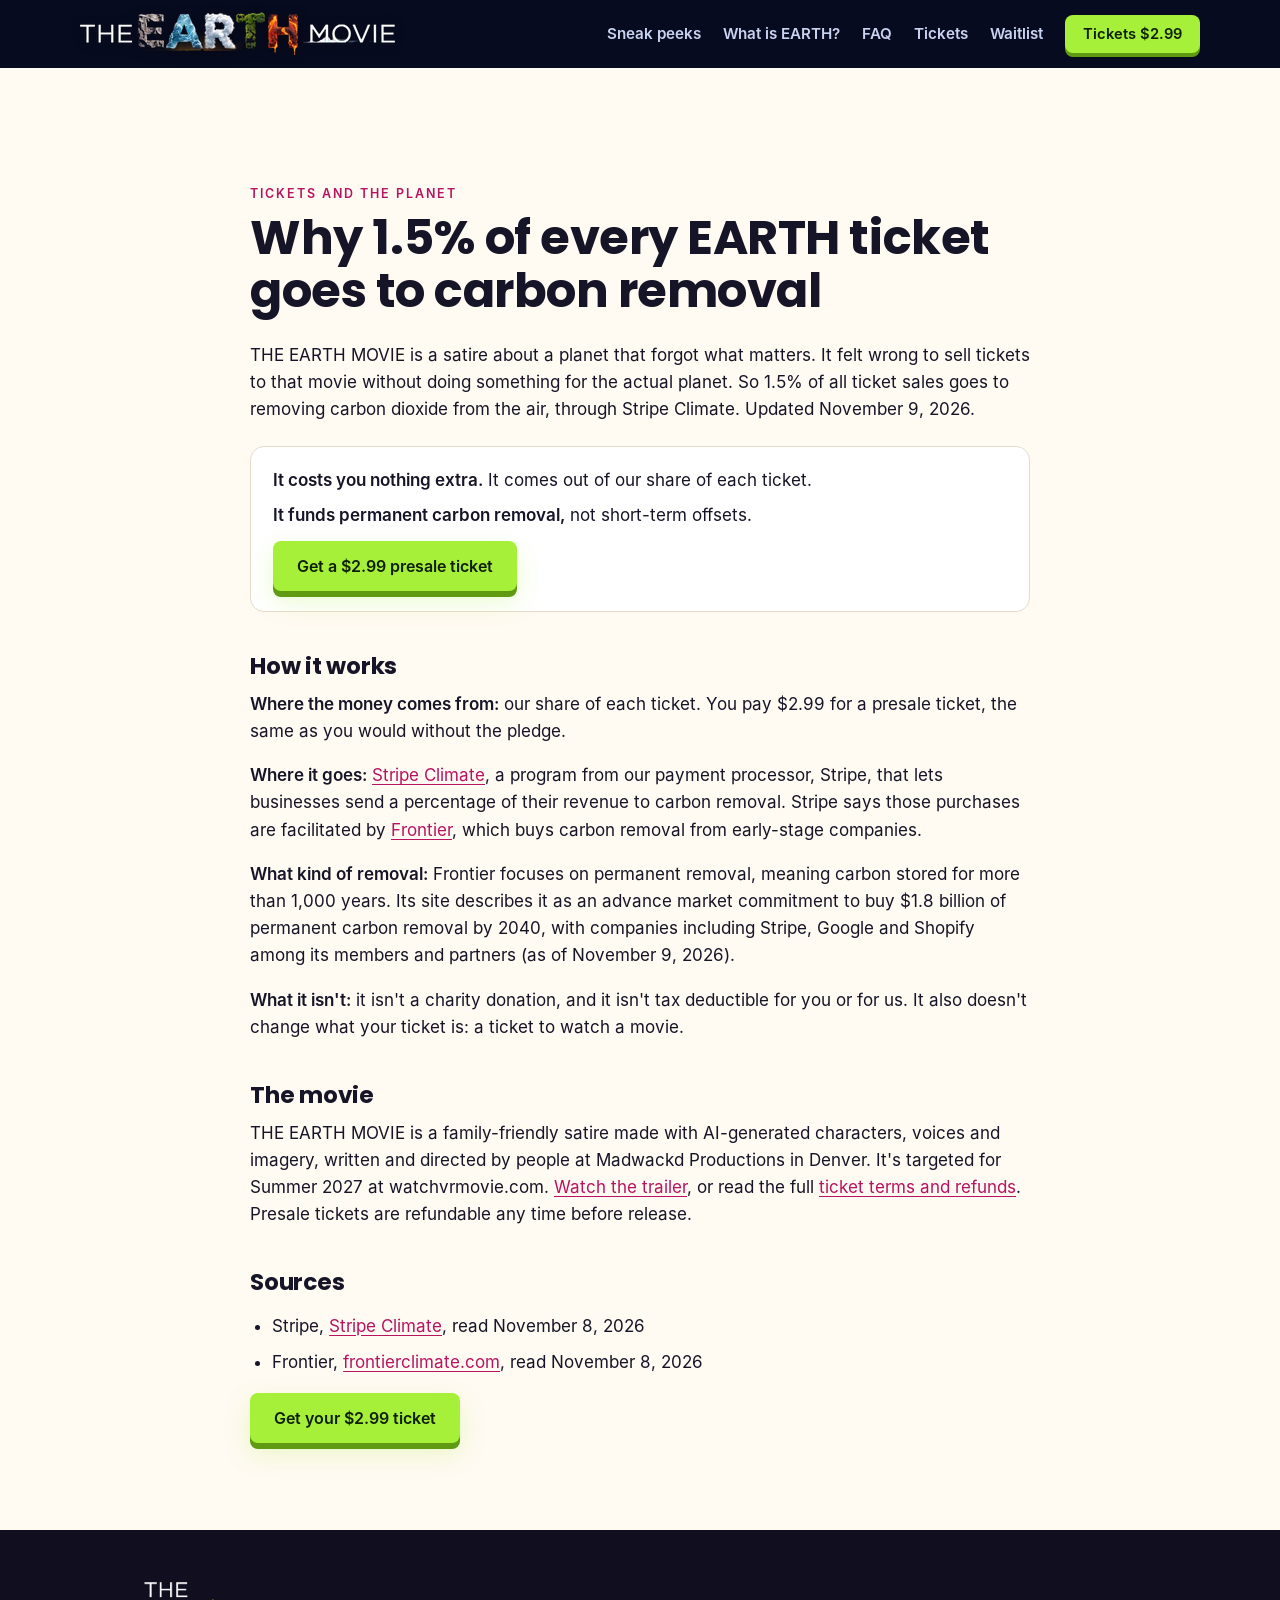
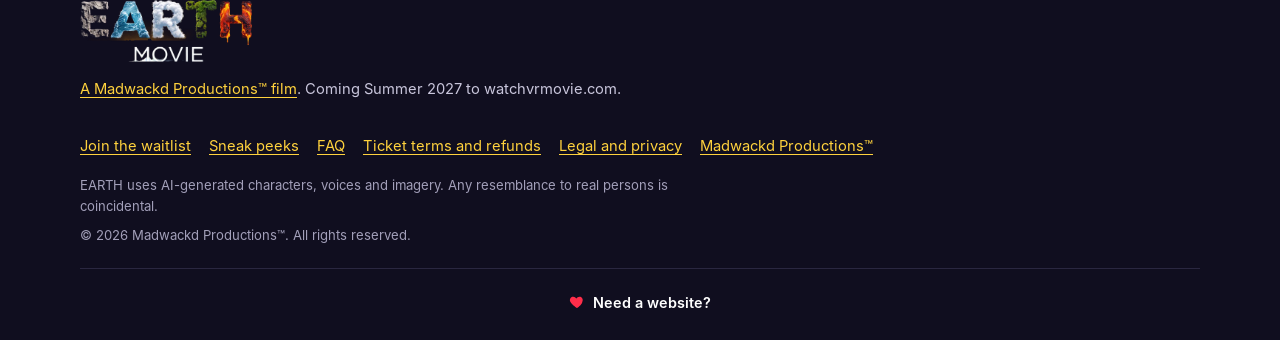
<file: carbon-removal/index.html>
<!doctype html>
<html lang="en-US">
<head>
<meta charset="utf-8">
<meta name="viewport" content="width=device-width, initial-scale=1, viewport-fit=cover">
<meta http-equiv="Content-Security-Policy" content="default-src 'self'; script-src 'self'; style-src 'self'; img-src 'self' data:; media-src 'self'; font-src 'self'; connect-src 'self' https://clients.eyetoad.com; form-action https://clients.eyetoad.com; base-uri 'self'; object-src 'none'; manifest-src 'self'">
<meta name="referrer" content="strict-origin-when-cross-origin">
<title>Tickets and Carbon Removal: Our 1.5% Pledge | THE EARTH MOVIE</title>
<meta name="description" content="1.5% of every THE EARTH MOVIE ticket goes to permanent carbon removal through Stripe Climate, at no extra cost to you. Here is how it works, plainly.">
<meta name="robots" content="index, follow, max-image-preview:large">
<link rel="canonical" href="https://www.theearthmovie.com/carbon-removal/">
<meta name="theme-color" content="#070b1f">
<meta property="og:type" content="website">
<meta property="og:site_name" content="THE EARTH MOVIE">
<meta property="og:title" content="Tickets and Carbon Removal: Our 1.5% Pledge | THE EARTH MOVIE">
<meta property="og:description" content="1.5% of every THE EARTH MOVIE ticket goes to permanent carbon removal through Stripe Climate, at no extra cost to you. Here is how it works, plainly.">
<meta property="og:url" content="https://www.theearthmovie.com/carbon-removal/">
<meta property="og:image" content="https://www.theearthmovie.com/assets/img/og-the-earth-movie.jpg">
<meta property="og:image:width" content="1200">
<meta property="og:image:height" content="630">
<meta property="og:image:alt" content="THE EARTH MOVIE wordmark with EARTH in stone, water, cloud, grass and lava letters over the planet">
<meta property="og:locale" content="en_US">
<meta name="twitter:card" content="summary_large_image">
<meta name="twitter:title" content="Tickets and Carbon Removal: Our 1.5% Pledge | THE EARTH MOVIE">
<meta name="twitter:description" content="1.5% of every THE EARTH MOVIE ticket goes to permanent carbon removal through Stripe Climate, at no extra cost to you. Here is how it works, plainly.">
<meta name="twitter:image" content="https://www.theearthmovie.com/assets/img/og-the-earth-movie.jpg">
<link rel="icon" href="/favicon.svg" type="image/svg+xml">
<link rel="icon" href="/favicon-32.png" sizes="32x32" type="image/png">
<link rel="apple-touch-icon" href="/apple-touch-icon.png">
<link rel="manifest" href="/site.webmanifest">
<link rel="stylesheet" href="/assets/css/site.css?v=20261109p">
<script type="application/ld+json">{"@context": "https://schema.org", "@graph": [{"@type": "Article", "@id": "https://www.theearthmovie.com/carbon-removal/#article", "headline": "Why 1.5% of every EARTH ticket goes to carbon removal", "description": "1.5% of every THE EARTH MOVIE ticket goes to permanent carbon removal through Stripe Climate, at no extra cost to you. Here is how it works, plainly.", "url": "https://www.theearthmovie.com/carbon-removal/", "datePublished": "2026-11-09", "dateModified": "2026-11-09", "inLanguage": "en-US", "image": "https://www.theearthmovie.com/assets/img/og-the-earth-movie.jpg", "author": {"@type": "Organization", "name": "Madwackd Productions", "url": "https://www.madwackd.com/"}, "publisher": {"@type": "Organization", "name": "Madwackd Productions", "url": "https://www.madwackd.com/"}, "about": {"@type": "Movie", "@id": "https://www.theearthmovie.com/#movie", "name": "THE EARTH MOVIE"}}, {"@type": "BreadcrumbList", "itemListElement": [{"@type": "ListItem", "position": 1, "name": "THE EARTH MOVIE", "item": "https://www.theearthmovie.com/"}, {"@type": "ListItem", "position": 2, "name": "Ticket terms", "item": "https://www.theearthmovie.com/tickets/"}, {"@type": "ListItem", "position": 3, "name": "Carbon removal", "item": "https://www.theearthmovie.com/carbon-removal/"}]}]}</script>
</head>
<body>
<a class="skip" href="#main">Skip to content</a>
<div class="page-top">
<header class="top">
  <div class="wrap">
    <a class="mark" href="/" aria-label="THE EARTH MOVIE home"><picture><source media="(max-width:760px)" srcset="/assets/img/tem-logo-stack-1x.webp 1x, /assets/img/tem-logo-stack-2x.webp 2x" width="108" height="60"><img src="/assets/img/tem-logo-h-1x.webp" srcset="/assets/img/tem-logo-h-1x.webp 1x, /assets/img/tem-logo-h-2x.webp 2x" width="315" height="54" alt="THE EARTH MOVIE" decoding="async" fetchpriority="high"></picture></a>
    <button class="menu-btn" type="button" aria-expanded="false" aria-controls="nav" aria-label="Menu"><span></span><span></span><span></span></button>
    <nav class="nav" id="nav" aria-label="Main">
      <a href="/#peek">Sneak peeks</a>
      <a href="/#about">What is EARTH?</a>
      <a href="/#faq">FAQ</a>
      <a href="/#tickets">Tickets</a>
      <a href="/#join">Waitlist</a>
      <a class="btn btn-go" href="/#tickets">Tickets $2.99</a>
    </nav>
  </div>
</header>
</div>
<main class="page" id="main">
  <div class="wrap">
    <p class="kicker">Tickets and the planet</p>
    <h1>Why 1.5% of every EARTH ticket goes to carbon removal</h1>
    <p>THE EARTH MOVIE is a satire about a planet that forgot what matters. It felt wrong to sell tickets to that movie without doing something for the actual planet. So 1.5% of all ticket sales goes to removing carbon dioxide from the air, through Stripe Climate. Updated November 9, 2026.</p>

    <div class="tk-sum">
      <p><strong>It costs you nothing extra.</strong> It comes out of our share of each ticket.</p>
      <p><strong>It funds permanent carbon removal,</strong> not short-term offsets.</p>
      <p><a class="btn btn-go" href="/#tickets">Get a $2.99 presale ticket</a></p>
    </div>

    <h2 id="how">How it works</h2>
    <p><strong>Where the money comes from:</strong> our share of each ticket. You pay $2.99 for a presale ticket, the same as you would without the pledge.</p>
    <p><strong>Where it goes:</strong> <a href="https://stripe.com/climate" rel="noopener">Stripe Climate</a>, a program from our payment processor, Stripe, that lets businesses send a percentage of their revenue to carbon removal. Stripe says those purchases are facilitated by <a href="https://frontierclimate.com/" rel="noopener">Frontier</a>, which buys carbon removal from early-stage companies.</p>
    <p><strong>What kind of removal:</strong> Frontier focuses on permanent removal, meaning carbon stored for more than 1,000 years. Its site describes it as an advance market commitment to buy $1.8 billion of permanent carbon removal by 2040, with companies including Stripe, Google and Shopify among its members and partners (as of November 9, 2026).</p>
    <p><strong>What it isn't:</strong> it isn't a charity donation, and it isn't tax deductible for you or for us. It also doesn't change what your ticket is: a ticket to watch a movie.</p>

    <h2 id="movie">The movie</h2>
    <p>THE EARTH MOVIE is a family-friendly satire made with AI-generated characters, voices and imagery, written and directed by people at Madwackd Productions in Denver. It's targeted for Summer 2027 at watchvrmovie.com. <a href="/#trailer">Watch the trailer</a>, or read the full <a href="/tickets/">ticket terms and refunds</a>. Presale tickets are refundable any time before release.</p>

    <h2 id="sources">Sources</h2>
    <ul>
      <li>Stripe, <a href="https://stripe.com/climate" rel="noopener">Stripe Climate</a>, read November 8, 2026</li>
      <li>Frontier, <a href="https://frontierclimate.com/" rel="noopener">frontierclimate.com</a>, read November 8, 2026</li>
    </ul>
    <p><a class="btn btn-go" href="/#tickets">Get your $2.99 ticket</a></p>
  </div>
</main>
<footer class="foot">
  <div class="wrap">
    <div class="foot-grid">
      <div>
        <p><a class="mark foot-logo" href="/" aria-label="THE EARTH MOVIE home"><img src="/assets/img/tem-logo-lg-1x.webp" srcset="/assets/img/tem-logo-lg-1x.webp 1x, /assets/img/tem-logo-lg-2x.webp 2x" width="466" height="260" alt="THE EARTH MOVIE" loading="lazy" decoding="async"></a></p>
        <p><a href="https://www.madwackd.com/" rel="noopener">A Madwackd Productions&trade; film</a>. Coming Summer 2027 to watchvrmovie.com.</p>
      </div>
      <nav aria-label="Footer">
        <a href="/#join">Join the waitlist</a>
        <a href="/#peek">Sneak peeks</a>
        <a href="/#faq">FAQ</a>
        <a href="/tickets/">Ticket terms and refunds</a>
        <a href="/legal/">Legal and privacy</a>
        <a href="https://www.madwackd.com/" rel="noopener">Madwackd Productions&trade;</a>
      </nav>
    </div>
    <p class="small">EARTH uses AI-generated characters, voices and imagery. Any resemblance to real persons is coincidental.</p>
    <p class="small">&copy; 2026 Madwackd Productions&trade;. All rights reserved.</p>
    <div class="sig"><svg viewBox="0 0 24 24" aria-hidden="true"><path fill="#ff2d4a" d="M12 21s-7.5-4.6-10-9.4C.3 8.2 2.2 4 6.2 4c2.3 0 3.8 1.3 4.8 2.8C12 5.3 13.5 4 15.8 4c4 0 5.9 4.2 4.2 7.6C19.5 16.4 12 21 12 21z"/></svg><a href="https://eyetoad.com/" rel="noopener">Need a website?</a></div>
  </div>
</footer>
<script src="/assets/js/site.js?v=20261109p" defer></script>
</body>
</html>
</file>
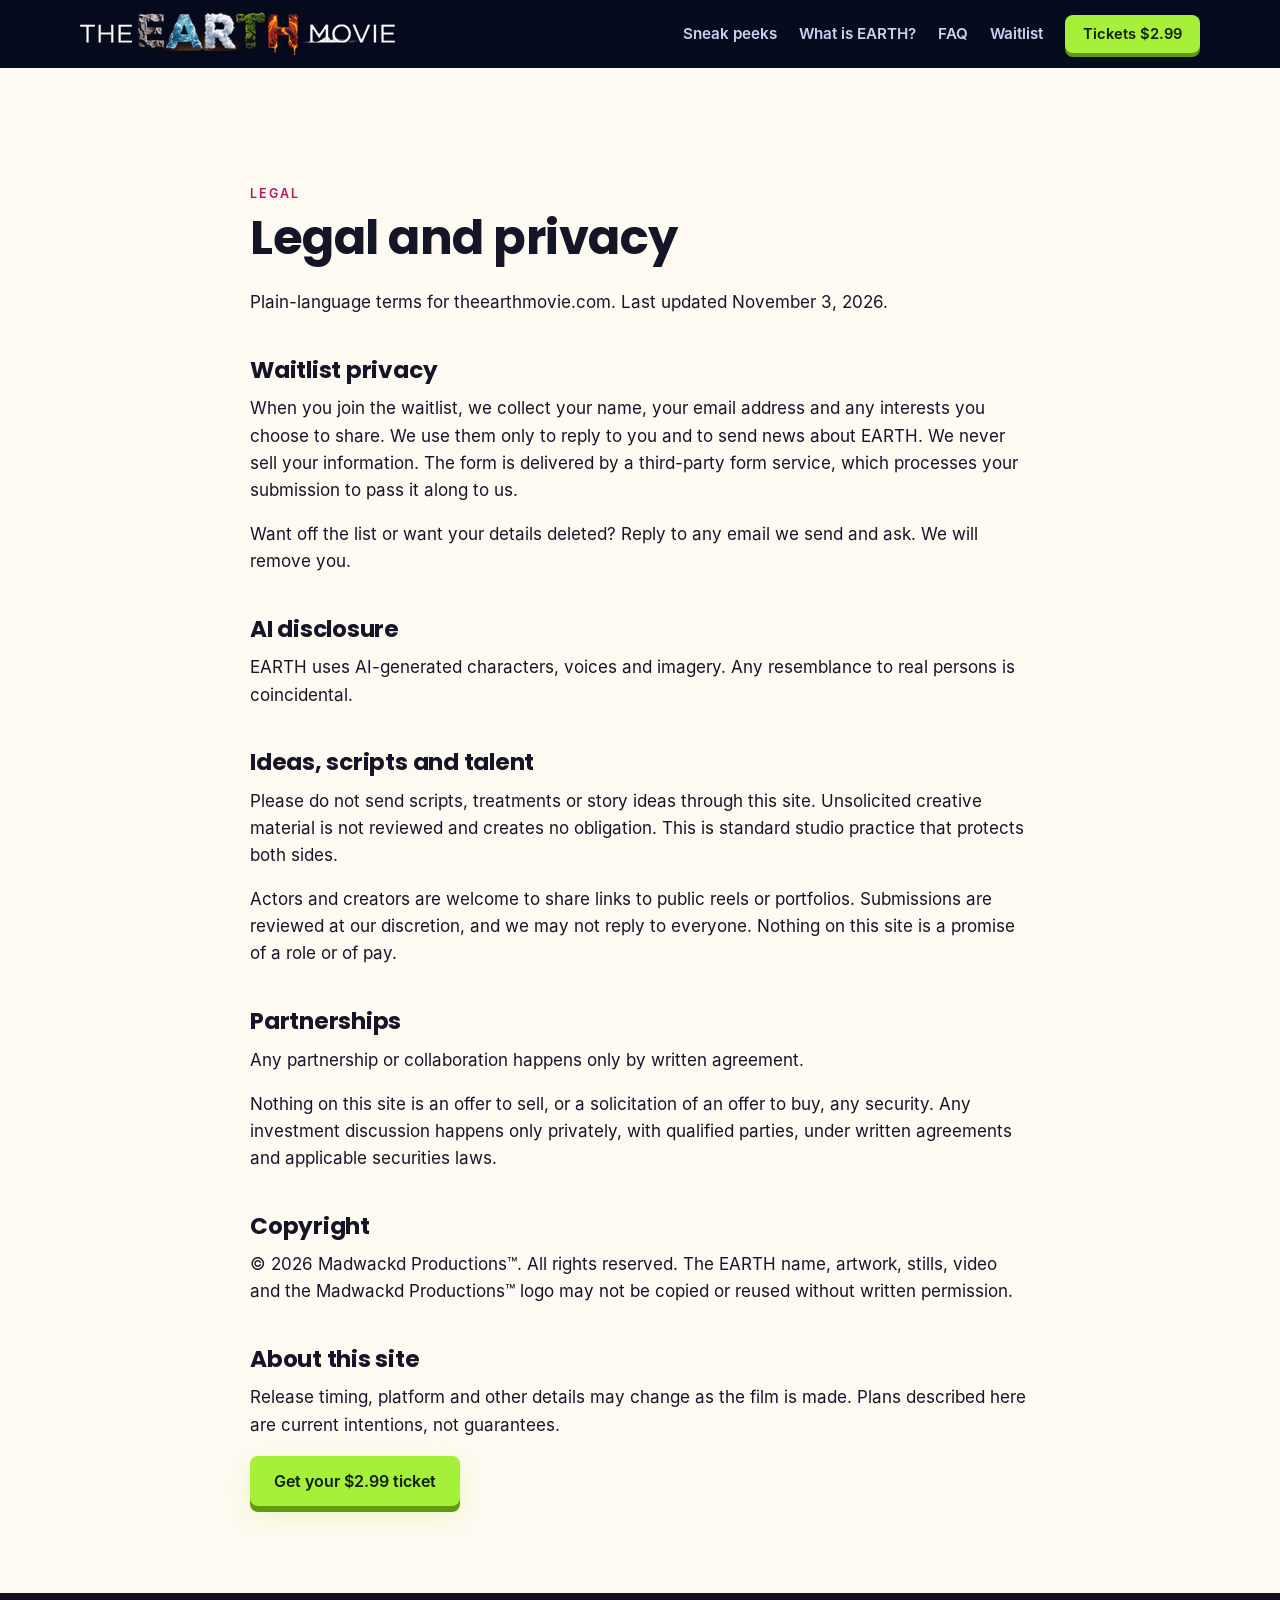
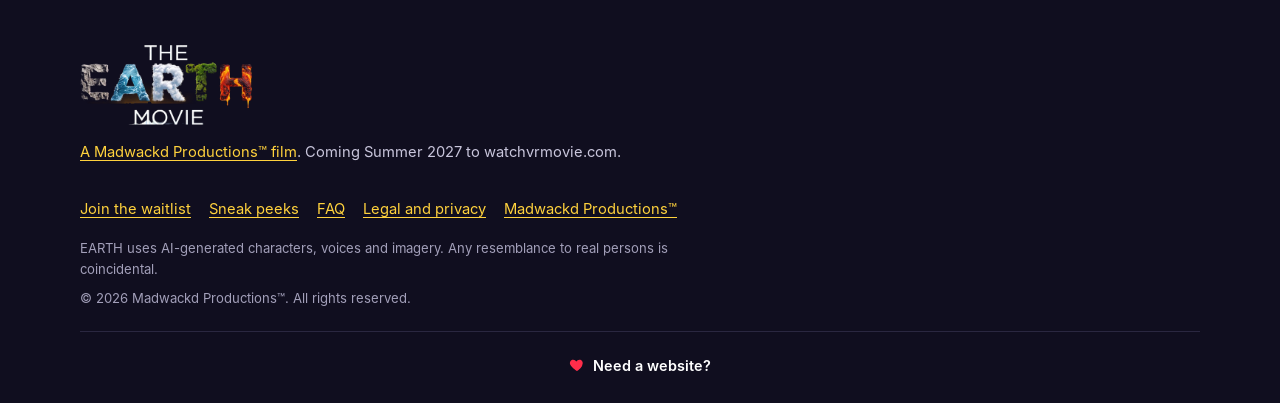
<file: legal/index.html>
<!doctype html>
<html lang="en-US">
<head>
<meta charset="utf-8">
<meta name="viewport" content="width=device-width, initial-scale=1, viewport-fit=cover">
<meta http-equiv="Content-Security-Policy" content="default-src 'self'; script-src 'self'; style-src 'self'; img-src 'self' data:; media-src 'self'; font-src 'self'; connect-src 'self' https://clients.eyetoad.com; form-action https://clients.eyetoad.com; base-uri 'self'; object-src 'none'; manifest-src 'self'">
<meta name="referrer" content="strict-origin-when-cross-origin">
<title>Legal and Privacy | THE EARTH MOVIE</title>
<meta name="description" content="Privacy for the EARTH waitlist, AI disclosure, copyright and submission terms for EARTH, a Madwackd Productions film.">
<meta name="robots" content="index, follow, max-image-preview:large">
<link rel="canonical" href="https://www.theearthmovie.com/legal/">
<meta name="theme-color" content="#070b1f">
<meta property="og:type" content="website">
<meta property="og:site_name" content="THE EARTH MOVIE">
<meta property="og:title" content="Legal and Privacy | THE EARTH MOVIE">
<meta property="og:description" content="Privacy for the EARTH waitlist, AI disclosure, copyright and submission terms for EARTH, a Madwackd Productions film.">
<meta property="og:url" content="https://www.theearthmovie.com/legal/">
<meta property="og:image" content="https://www.theearthmovie.com/assets/img/og-the-earth-movie.jpg">
<meta property="og:image:width" content="1200">
<meta property="og:image:height" content="630">
<meta property="og:image:alt" content="THE EARTH MOVIE wordmark with EARTH in stone, water, cloud, grass and lava letters over the planet">
<meta property="og:locale" content="en_US">
<meta name="twitter:card" content="summary_large_image">
<meta name="twitter:title" content="Legal and Privacy | THE EARTH MOVIE">
<meta name="twitter:description" content="Privacy for the EARTH waitlist, AI disclosure, copyright and submission terms for EARTH, a Madwackd Productions film.">
<meta name="twitter:image" content="https://www.theearthmovie.com/assets/img/og-the-earth-movie.jpg">
<link rel="icon" href="/favicon.svg" type="image/svg+xml">
<link rel="icon" href="/favicon-32.png" sizes="32x32" type="image/png">
<link rel="apple-touch-icon" href="/apple-touch-icon.png">
<link rel="manifest" href="/site.webmanifest">
<link rel="stylesheet" href="/assets/css/site.css">
</head>
<body>
<a class="skip" href="#main">Skip to content</a>
<div class="page-top">
<header class="top">
  <div class="wrap">
    <a class="mark" href="/" aria-label="THE EARTH MOVIE home"><picture><source media="(max-width:760px)" srcset="/assets/img/tem-logo-stack-1x.webp 1x, /assets/img/tem-logo-stack-2x.webp 2x" width="108" height="60"><img src="/assets/img/tem-logo-h-1x.webp" srcset="/assets/img/tem-logo-h-1x.webp 1x, /assets/img/tem-logo-h-2x.webp 2x" width="315" height="54" alt="THE EARTH MOVIE" decoding="async" fetchpriority="high"></picture></a>
    <button class="menu-btn" type="button" aria-expanded="false" aria-controls="nav" aria-label="Menu"><span></span><span></span><span></span></button>
    <nav class="nav" id="nav" aria-label="Main">
      <a href="/#peek">Sneak peeks</a>
      <a href="/#about">What is EARTH?</a>
      <a href="/#faq">FAQ</a>
      <a href="/#join">Waitlist</a>
      <a class="btn btn-go" href="/#tickets">Tickets $2.99</a>
    </nav>
  </div>
</header>
</div>
<main class="page" id="main">
  <div class="wrap">
    <p class="kicker">Legal</p>
    <h1>Legal and privacy</h1>
    <p>Plain-language terms for theearthmovie.com. Last updated November 3, 2026.</p>

    <h2 id="privacy">Waitlist privacy</h2>
    <p>When you join the waitlist, we collect your name, your email address and any interests you choose to share. We use them only to reply to you and to send news about EARTH. We never sell your information. The form is delivered by a third-party form service, which processes your submission to pass it along to us.</p>
    <p>Want off the list or want your details deleted? Reply to any email we send and ask. We will remove you.</p>

    <h2 id="ai">AI disclosure</h2>
    <p>EARTH uses AI-generated characters, voices and imagery. Any resemblance to real persons is coincidental.</p>

    <h2 id="ideas">Ideas, scripts and talent</h2>
    <p>Please do not send scripts, treatments or story ideas through this site. Unsolicited creative material is not reviewed and creates no obligation. This is standard studio practice that protects both sides.</p>
    <p>Actors and creators are welcome to share links to public reels or portfolios. Submissions are reviewed at our discretion, and we may not reply to everyone. Nothing on this site is a promise of a role or of pay.</p>

    <h2 id="partners">Partnerships</h2>
    <p>Any partnership or collaboration happens only by written agreement.</p>
    <p>Nothing on this site is an offer to sell, or a solicitation of an offer to buy, any security. Any investment discussion happens only privately, with qualified parties, under written agreements and applicable securities laws.</p>

    <h2 id="copyright">Copyright</h2>
    <p>&copy; 2026 Madwackd Productions&trade;. All rights reserved. The EARTH name, artwork, stills, video and the Madwackd Productions&trade; logo may not be copied or reused without written permission.</p>

    <h2 id="site">About this site</h2>
    <p>Release timing, platform and other details may change as the film is made. Plans described here are current intentions, not guarantees.</p>
    <p><a class="btn btn-go" href="/#tickets">Get your $2.99 ticket</a></p>
  </div>
</main>
<footer class="foot">
  <div class="wrap">
    <div class="foot-grid">
      <div>
        <p><a class="mark foot-logo" href="/" aria-label="THE EARTH MOVIE home"><img src="/assets/img/tem-logo-lg-1x.webp" srcset="/assets/img/tem-logo-lg-1x.webp 1x, /assets/img/tem-logo-lg-2x.webp 2x" width="466" height="260" alt="THE EARTH MOVIE" loading="lazy" decoding="async"></a></p>
        <p><a href="https://www.madwackd.com/" rel="noopener">A Madwackd Productions&trade; film</a>. Coming Summer 2027 to watchvrmovie.com.</p>
      </div>
      <nav aria-label="Footer">
        <a href="/#join">Join the waitlist</a>
        <a href="/#peek">Sneak peeks</a>
        <a href="/#faq">FAQ</a>
        <a href="/legal/">Legal and privacy</a>
        <a href="https://www.madwackd.com/" rel="noopener">Madwackd Productions&trade;</a>
      </nav>
    </div>
    <p class="small">EARTH uses AI-generated characters, voices and imagery. Any resemblance to real persons is coincidental.</p>
    <p class="small">&copy; 2026 Madwackd Productions&trade;. All rights reserved.</p>
    <div class="sig"><svg viewBox="0 0 24 24" aria-hidden="true"><path fill="#ff2d4a" d="M12 21s-7.5-4.6-10-9.4C.3 8.2 2.2 4 6.2 4c2.3 0 3.8 1.3 4.8 2.8C12 5.3 13.5 4 15.8 4c4 0 5.9 4.2 4.2 7.6C19.5 16.4 12 21 12 21z"/></svg><a href="https://eyetoad.com/" rel="noopener">Need a website?</a></div>
  </div>
</footer>
<script src="/assets/js/site.js" defer></script>
</body>
</html>
</file>
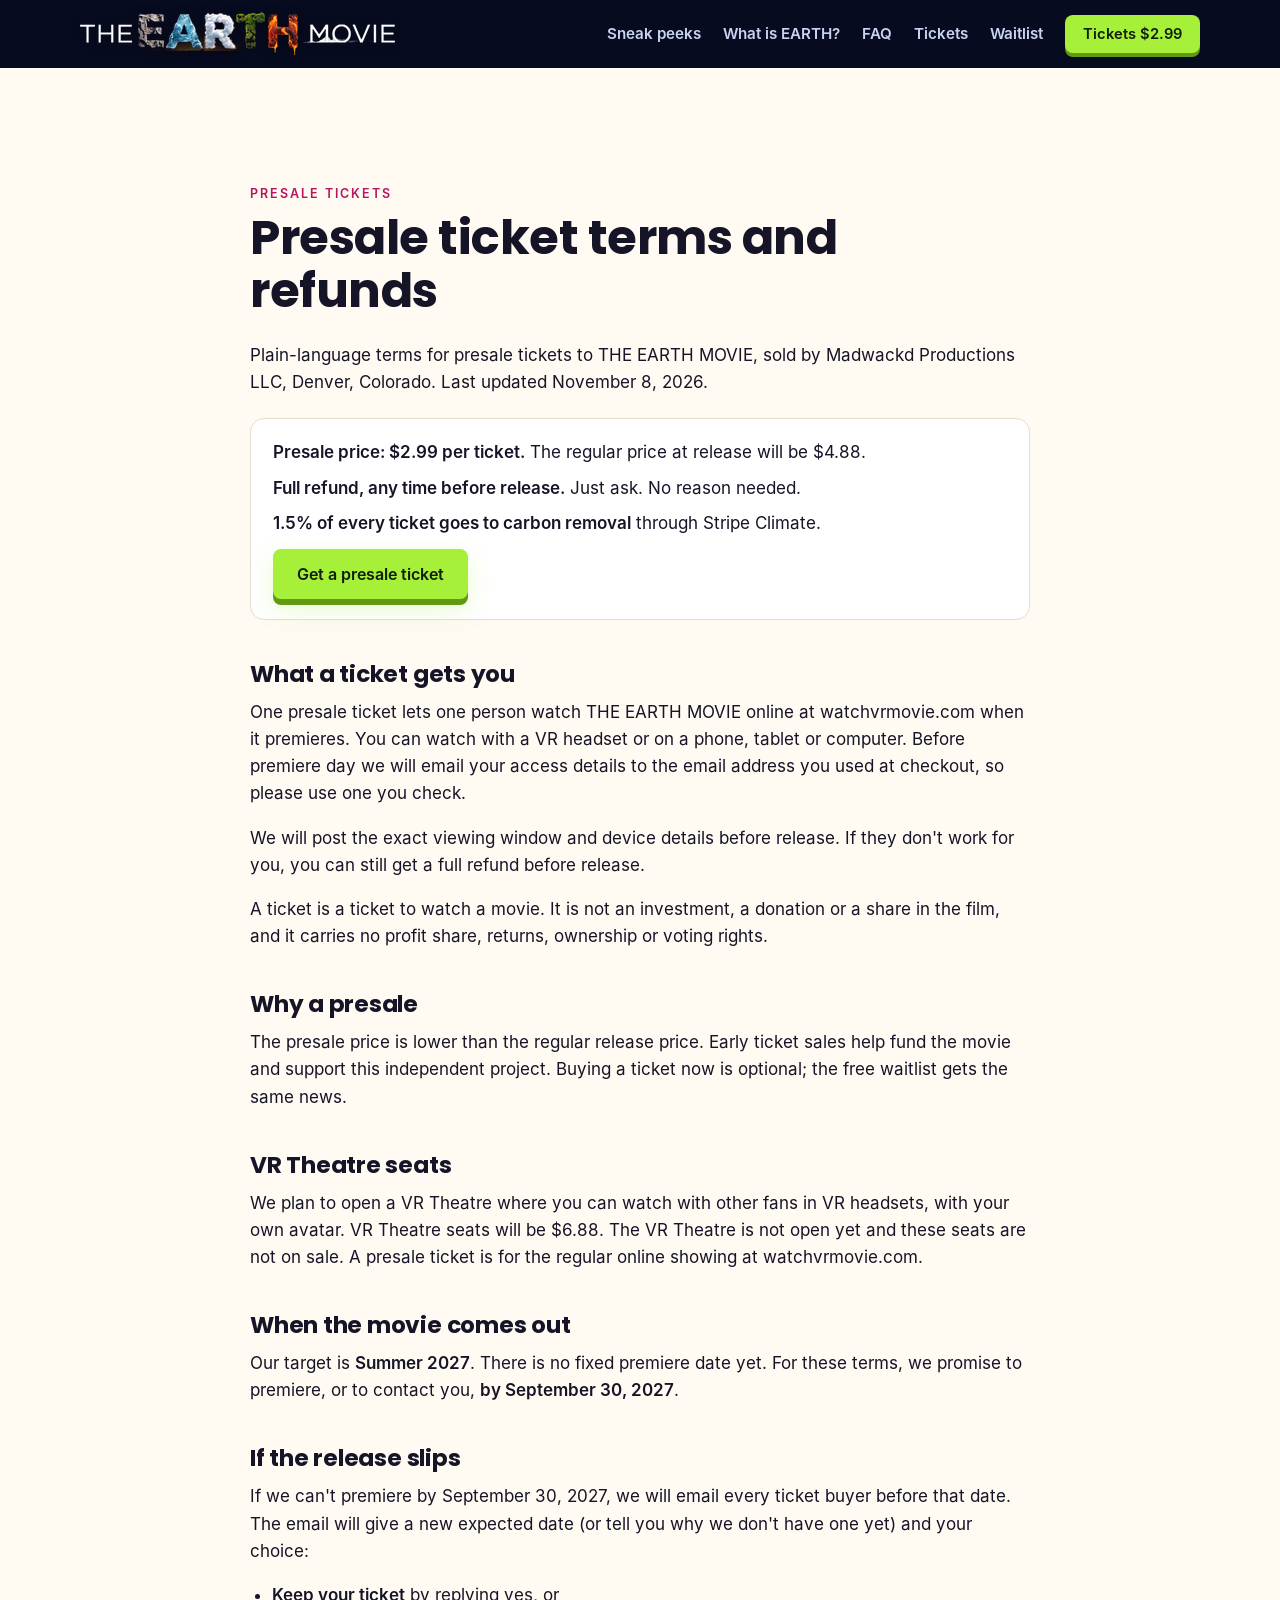
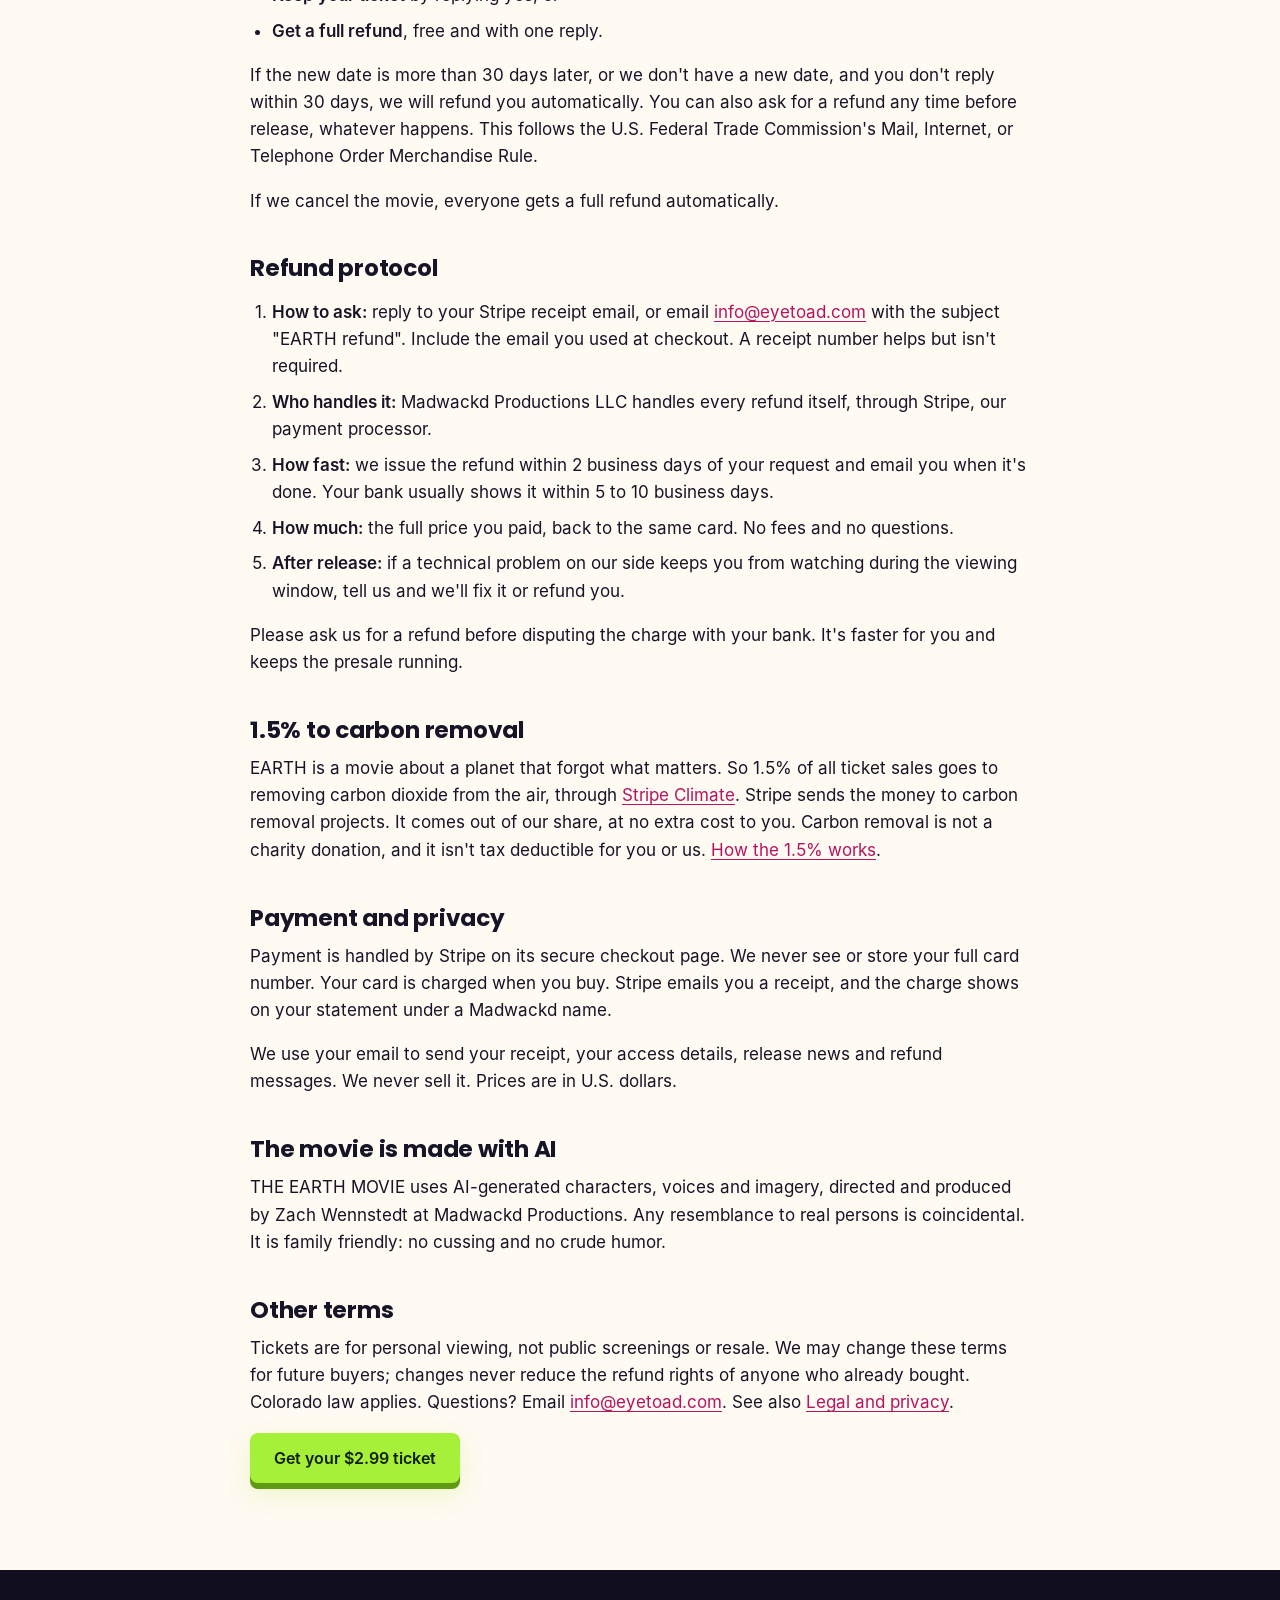
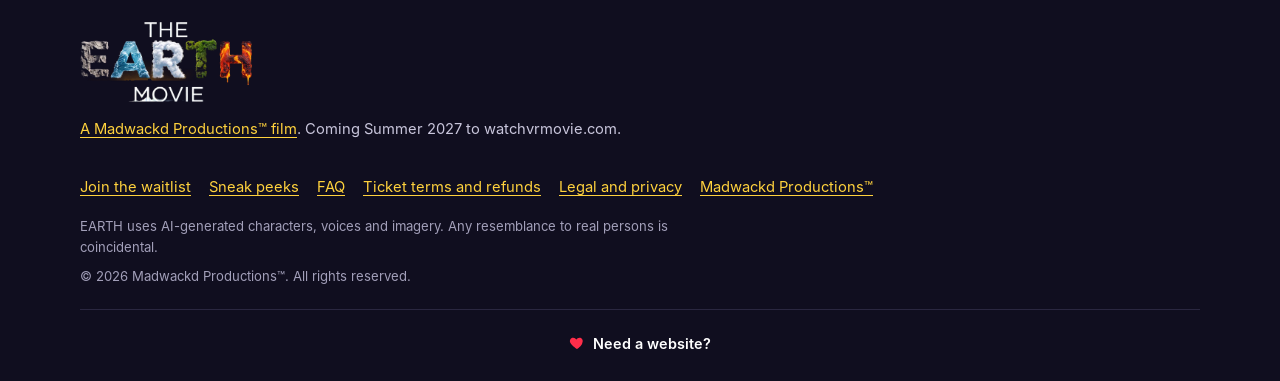
<file: tickets/index.html>
<!doctype html>
<html lang="en-US">
<head>
<meta charset="utf-8">
<meta name="viewport" content="width=device-width, initial-scale=1, viewport-fit=cover">
<meta http-equiv="Content-Security-Policy" content="default-src 'self'; script-src 'self'; style-src 'self'; img-src 'self' data:; media-src 'self'; font-src 'self'; connect-src 'self' https://clients.eyetoad.com; form-action https://clients.eyetoad.com; base-uri 'self'; object-src 'none'; manifest-src 'self'">
<meta name="referrer" content="strict-origin-when-cross-origin">
<title>Presale Tickets, Terms and Refunds | THE EARTH MOVIE</title>
<meta name="description" content="Presale tickets for THE EARTH MOVIE: $2.99 now, $4.88 at release. Full refund on request any time before release. 1.5% of ticket sales goes to carbon removal through Stripe Climate.">
<meta name="robots" content="index, follow, max-image-preview:large">
<link rel="canonical" href="https://www.theearthmovie.com/tickets/">
<meta name="theme-color" content="#070b1f">
<meta property="og:type" content="website">
<meta property="og:site_name" content="THE EARTH MOVIE">
<meta property="og:title" content="Presale Tickets, Terms and Refunds | THE EARTH MOVIE">
<meta property="og:description" content="Presale tickets for THE EARTH MOVIE: $2.99 now, $4.88 at release. Full refund on request any time before release. 1.5% of ticket sales goes to carbon removal through Stripe Climate.">
<meta property="og:url" content="https://www.theearthmovie.com/tickets/">
<meta property="og:image" content="https://www.theearthmovie.com/assets/img/og-the-earth-movie.jpg">
<meta property="og:image:width" content="1200">
<meta property="og:image:height" content="630">
<meta property="og:image:alt" content="THE EARTH MOVIE wordmark with EARTH in stone, water, cloud, grass and lava letters over the planet">
<meta property="og:locale" content="en_US">
<meta name="twitter:card" content="summary_large_image">
<meta name="twitter:title" content="Presale Tickets, Terms and Refunds | THE EARTH MOVIE">
<meta name="twitter:description" content="Presale tickets for THE EARTH MOVIE: $2.99 now, $4.88 at release. Full refund on request any time before release. 1.5% of ticket sales goes to carbon removal through Stripe Climate.">
<meta name="twitter:image" content="https://www.theearthmovie.com/assets/img/og-the-earth-movie.jpg">
<link rel="icon" href="/favicon.svg" type="image/svg+xml">
<link rel="icon" href="/favicon-32.png" sizes="32x32" type="image/png">
<link rel="apple-touch-icon" href="/apple-touch-icon.png">
<link rel="manifest" href="/site.webmanifest">
<link rel="stylesheet" href="/assets/css/site.css?v=20261109p">
</head>
<body>
<a class="skip" href="#main">Skip to content</a>
<div class="page-top">
<header class="top">
  <div class="wrap">
    <a class="mark" href="/" aria-label="THE EARTH MOVIE home"><picture><source media="(max-width:760px)" srcset="/assets/img/tem-logo-stack-1x.webp 1x, /assets/img/tem-logo-stack-2x.webp 2x" width="108" height="60"><img src="/assets/img/tem-logo-h-1x.webp" srcset="/assets/img/tem-logo-h-1x.webp 1x, /assets/img/tem-logo-h-2x.webp 2x" width="315" height="54" alt="THE EARTH MOVIE" decoding="async" fetchpriority="high"></picture></a>
    <button class="menu-btn" type="button" aria-expanded="false" aria-controls="nav" aria-label="Menu"><span></span><span></span><span></span></button>
    <nav class="nav" id="nav" aria-label="Main">
      <a href="/#peek">Sneak peeks</a>
      <a href="/#about">What is EARTH?</a>
      <a href="/#faq">FAQ</a>
      <a href="/#tickets">Tickets</a>
      <a href="/#join">Waitlist</a>
      <a class="btn btn-go" href="/#tickets">Tickets $2.99</a>
    </nav>
  </div>
</header>
</div>
<main class="page" id="main">
  <div class="wrap">
    <p class="kicker">Presale tickets</p>
    <h1>Presale ticket terms and refunds</h1>
    <p>Plain-language terms for presale tickets to THE EARTH MOVIE, sold by Madwackd Productions LLC, Denver, Colorado. Last updated November 8, 2026.</p>

    <div class="tk-sum">
      <p><strong>Presale price: $2.99 per ticket.</strong> The regular price at release will be $4.88.</p>
      <p><strong>Full refund, any time before release.</strong> Just ask. No reason needed.</p>
      <p><strong>1.5% of every ticket goes to carbon removal</strong> through Stripe Climate.</p>
      <p><a class="btn btn-go" href="/#tickets">Get a presale ticket</a></p>
    </div>

    <h2 id="what">What a ticket gets you</h2>
    <p>One presale ticket lets one person watch THE EARTH MOVIE online at watchvrmovie.com when it premieres. You can watch with a VR headset or on a phone, tablet or computer. Before premiere day we will email your access details to the email address you used at checkout, so please use one you check.</p>
    <p>We will post the exact viewing window and device details before release. If they don't work for you, you can still get a full refund before release.</p>
    <p>A ticket is a ticket to watch a movie. It is not an investment, a donation or a share in the film, and it carries no profit share, returns, ownership or voting rights.</p>

    <h2 id="why">Why a presale</h2>
    <p>The presale price is lower than the regular release price. Early ticket sales help fund the movie and support this independent project. Buying a ticket now is optional; the free waitlist gets the same news.</p>

    <h2 id="vr">VR Theatre seats</h2>
    <p>We plan to open a VR Theatre where you can watch with other fans in VR headsets, with your own avatar. VR Theatre seats will be $6.88. The VR Theatre is not open yet and these seats are not on sale. A presale ticket is for the regular online showing at watchvrmovie.com.</p>

    <h2 id="when">When the movie comes out</h2>
    <p>Our target is <strong>Summer 2027</strong>. There is no fixed premiere date yet. For these terms, we promise to premiere, or to contact you, <strong>by September 30, 2027</strong>.</p>

    <h2 id="delay">If the release slips</h2>
    <p>If we can't premiere by September 30, 2027, we will email every ticket buyer before that date. The email will give a new expected date (or tell you why we don't have one yet) and your choice:</p>
    <ul>
      <li><strong>Keep your ticket</strong> by replying yes, or</li>
      <li><strong>Get a full refund</strong>, free and with one reply.</li>
    </ul>
    <p>If the new date is more than 30 days later, or we don't have a new date, and you don't reply within 30 days, we will refund you automatically. You can also ask for a refund any time before release, whatever happens. This follows the U.S. Federal Trade Commission's Mail, Internet, or Telephone Order Merchandise Rule.</p>
    <p>If we cancel the movie, everyone gets a full refund automatically.</p>

    <h2 id="refunds">Refund protocol</h2>
    <ol>
      <li><strong>How to ask:</strong> reply to your Stripe receipt email, or email <a class="mail" href="/tickets/#refunds" data-a="aW5mbw==" data-b="ZXlldG9hZA==" data-c="LmNvbQ==">our ticket desk</a> with the subject "EARTH refund". Include the email you used at checkout. A receipt number helps but isn't required.</li>
      <li><strong>Who handles it:</strong> Madwackd Productions LLC handles every refund itself, through Stripe, our payment processor.</li>
      <li><strong>How fast:</strong> we issue the refund within 2 business days of your request and email you when it's done. Your bank usually shows it within 5 to 10 business days.</li>
      <li><strong>How much:</strong> the full price you paid, back to the same card. No fees and no questions.</li>
      <li><strong>After release:</strong> if a technical problem on our side keeps you from watching during the viewing window, tell us and we'll fix it or refund you.</li>
    </ol>
    <p>Please ask us for a refund before disputing the charge with your bank. It's faster for you and keeps the presale running.</p>

    <h2 id="climate">1.5% to carbon removal</h2>
    <p>EARTH is a movie about a planet that forgot what matters. So 1.5% of all ticket sales goes to removing carbon dioxide from the air, through <a href="https://stripe.com/climate" rel="noopener">Stripe Climate</a>. Stripe sends the money to carbon removal projects. It comes out of our share, at no extra cost to you. Carbon removal is not a charity donation, and it isn't tax deductible for you or us. <a href="/carbon-removal/">How the 1.5% works</a>.</p>

    <h2 id="pay">Payment and privacy</h2>
    <p>Payment is handled by Stripe on its secure checkout page. We never see or store your full card number. Your card is charged when you buy. Stripe emails you a receipt, and the charge shows on your statement under a Madwackd name.</p>
    <p>We use your email to send your receipt, your access details, release news and refund messages. We never sell it. Prices are in U.S. dollars.</p>

    <h2 id="ai">The movie is made with AI</h2>
    <p>THE EARTH MOVIE uses AI-generated characters, voices and imagery, directed and produced by Zach Wennstedt at Madwackd Productions. Any resemblance to real persons is coincidental. It is family friendly: no cussing and no crude humor.</p>

    <h2 id="other">Other terms</h2>
    <p>Tickets are for personal viewing, not public screenings or resale. We may change these terms for future buyers; changes never reduce the refund rights of anyone who already bought. Colorado law applies. Questions? Email <a class="mail" href="/tickets/#refunds" data-a="aW5mbw==" data-b="ZXlldG9hZA==" data-c="LmNvbQ==">our ticket desk</a>. See also <a href="/legal/">Legal and privacy</a>.</p>
    <p><a class="btn btn-go" href="/#tickets">Get your $2.99 ticket</a></p>
  </div>
</main>
<footer class="foot">
  <div class="wrap">
    <div class="foot-grid">
      <div>
        <p><a class="mark foot-logo" href="/" aria-label="THE EARTH MOVIE home"><img src="/assets/img/tem-logo-lg-1x.webp" srcset="/assets/img/tem-logo-lg-1x.webp 1x, /assets/img/tem-logo-lg-2x.webp 2x" width="466" height="260" alt="THE EARTH MOVIE" loading="lazy" decoding="async"></a></p>
        <p><a href="https://www.madwackd.com/" rel="noopener">A Madwackd Productions&trade; film</a>. Coming Summer 2027 to watchvrmovie.com.</p>
      </div>
      <nav aria-label="Footer">
        <a href="/#join">Join the waitlist</a>
        <a href="/#peek">Sneak peeks</a>
        <a href="/#faq">FAQ</a>
        <a href="/tickets/">Ticket terms and refunds</a>
        <a href="/legal/">Legal and privacy</a>
        <a href="https://www.madwackd.com/" rel="noopener">Madwackd Productions&trade;</a>
      </nav>
    </div>
    <p class="small">EARTH uses AI-generated characters, voices and imagery. Any resemblance to real persons is coincidental.</p>
    <p class="small">&copy; 2026 Madwackd Productions&trade;. All rights reserved.</p>
    <div class="sig"><svg viewBox="0 0 24 24" aria-hidden="true"><path fill="#ff2d4a" d="M12 21s-7.5-4.6-10-9.4C.3 8.2 2.2 4 6.2 4c2.3 0 3.8 1.3 4.8 2.8C12 5.3 13.5 4 15.8 4c4 0 5.9 4.2 4.2 7.6C19.5 16.4 12 21 12 21z"/></svg><a href="https://eyetoad.com/" rel="noopener">Need a website?</a></div>
  </div>
</footer>
<script src="/assets/js/site.js?v=20261109p" defer></script>
</body>
</html>
</file>
<file: assets/css/site.css>
@font-face{font-family:"Inter";src:url(/assets/fonts/inter-400.woff) format("woff");font-weight:400;font-display:swap}
@font-face{font-family:"Inter";src:url(/assets/fonts/inter-600.woff) format("woff");font-weight:600 700;font-display:swap}
@font-face{font-family:"Poppins";src:url(/assets/fonts/poppins-700.woff) format("woff");font-weight:700 900;font-display:swap}
:root{
  --space:#070b1f;--space2:#0d1745;--ink:#161427;--ink2:#46445e;--paper:#fffaf2;--sky:#eef5ff;--line:#e4dccd;
  --pink:#ff3d9a;--pinkd:#b8135f;--lime:#a6f03a;--orange:#ff8a1f;--cyan:#22c7ff;--purple:#a24bff;--yellow:#ffd23d;
  --white:#fff;--hero-ink:#f4f7ff;--hero-ink2:#c9d3f2;--card:#0b1233;
  --display:"Poppins",ui-sans-serif,system-ui,-apple-system,"Segoe UI",Roboto,sans-serif;
  --ui:"Inter",ui-sans-serif,system-ui,-apple-system,"Segoe UI",Roboto,Helvetica,Arial,sans-serif;
  --r:10px;--wrap:1160px
}
*,*::before,*::after{box-sizing:border-box}
html{-webkit-text-size-adjust:100%;scroll-behavior:smooth}
body{margin:0;background:var(--paper);color:var(--ink);font:400 17px/1.6 var(--ui);overflow-x:hidden}
img,video,canvas{display:block;max-width:100%}
a{color:var(--pinkd);text-underline-offset:3px}
a:hover{color:#8f0d49}
:focus-visible{outline:3px solid var(--cyan);outline-offset:3px;border-radius:4px}
.wrap{max-width:var(--wrap);margin:0 auto;padding:0 20px}
.skip{position:absolute;left:-999px;top:8px;z-index:50;background:var(--yellow);color:var(--ink);padding:8px 14px;border-radius:6px;font-weight:600}
.skip:focus{left:12px}
h1,h2,h3{font-family:var(--display);font-weight:700;line-height:1.1;letter-spacing:-.01em;margin:0 0 .5em}
h2{font-size:clamp(1.8rem,1.2rem + 2.4vw,2.8rem)}
h3{font-size:1.2rem}
p{margin:0 0 1em}
.btn{display:inline-flex;align-items:center;justify-content:center;gap:.5em;font:700 1rem/1 var(--ui);padding:15px 22px;border-radius:8px;border:2px solid transparent;cursor:pointer;text-decoration:none;transition:transform .15s,box-shadow .15s,background .15s}
.btn-go{background:var(--lime);color:#0f1f05;box-shadow:0 6px 0 #5f9a12,0 10px 24px rgba(166,240,58,.25)}
.btn-go:hover{color:#0f1f05;transform:translateY(-1px);box-shadow:0 7px 0 #5f9a12,0 14px 28px rgba(166,240,58,.35)}
.btn-go:active{transform:translateY(4px);box-shadow:0 2px 0 #5f9a12}
.btn-line{background:transparent;color:var(--hero-ink);border-color:rgba(244,247,255,.55)}
.btn-line:hover{color:var(--white);border-color:var(--white);background:rgba(255,255,255,.08)}
.btn-ink{background:var(--ink);color:var(--white)}
.btn-ink:hover{color:var(--white);background:#2b2846}
.btn-pink{background:var(--pink);color:#fff;box-shadow:0 5px 0 #a0104f}
.btn-pink:hover{color:#fff;transform:translateY(-1px)}

.top{position:absolute;inset:0 0 auto 0;z-index:5}
.top .wrap{display:flex;align-items:center;justify-content:space-between;height:68px}
.mark{display:flex;align-items:center;gap:10px;color:var(--white);text-decoration:none;font:700 1.15rem/1 var(--display);letter-spacing:.12em}
.mark svg{width:30px;height:30px}
.mark:hover{color:var(--white)}
.nav{display:flex;align-items:center;gap:22px}
.nav a{color:var(--hero-ink2);text-decoration:none;font-weight:600;font-size:.95rem}
.nav a:hover{color:var(--white)}
.nav .btn{padding:10px 16px;font-size:.92rem;color:#0f1f05;box-shadow:0 4px 0 #5f9a12}

.hero{position:relative;min-height:100vh;min-height:100svh;background:radial-gradient(120% 90% at 72% 40%,#16235e 0%,#0b1440 38%,var(--space) 75%);color:var(--hero-ink);overflow:hidden;isolation:isolate}
.hero canvas{position:absolute;inset:0;width:100%;height:100%}
#stars{z-index:-3}
#gback{z-index:-2}
#machine{z-index:-1}
.hero-inner{position:relative;display:grid;grid-template-columns:minmax(0,520px) minmax(0,1fr);gap:24px;align-items:center;min-height:100vh;min-height:100svh;padding-top:78px;padding-bottom:40px}
.hero-copy{position:relative;z-index:2}
.hero-copy::before{content:"";position:absolute;inset:-60px -80px -60px -200px;z-index:-1;background:radial-gradient(closest-side,rgba(7,11,31,.82),rgba(7,11,31,.55) 60%,rgba(7,11,31,0));pointer-events:none}
.hero-stage{align-self:stretch;min-height:420px}
.eyebrow{display:inline-flex;align-items:center;gap:8px;font:600 .8rem/1 var(--ui);letter-spacing:.14em;text-transform:uppercase;color:var(--yellow);margin:0 0 16px}
.eyebrow::before{content:"";width:22px;height:2px;background:currentColor}
.hero h1{font-size:clamp(2.3rem,1.3rem + 4vw,4.1rem);margin:0 0 14px;color:var(--white)}
.hero h1 .earth{display:block;font-size:1.32em;letter-spacing:.06em;background:linear-gradient(90deg,#4fd8ff,#a6f03a 35%,#ffd23d 60%,#ff8a1f 80%,#ff3d9a);-webkit-background-clip:text;background-clip:text;color:transparent;line-height:1}
.hero .line{font-size:1.12rem;color:var(--hero-ink2);margin:0 0 22px;max-width:30em}
.hero .line strong{color:var(--white);font-weight:600}

.join{background:var(--card);border:1px solid rgba(124,150,255,.28);border-radius:14px;padding:18px;box-shadow:0 20px 50px rgba(0,0,0,.45)}
.join-row{display:grid;grid-template-columns:1fr 1fr;gap:10px}
.field label{display:block;font-size:.78rem;font-weight:600;letter-spacing:.04em;color:var(--hero-ink2);margin:0 0 5px}
.field input{width:100%;font:400 1rem/1.2 var(--ui);color:var(--white);background:#121c48;border:1.5px solid #34428a;border-radius:8px;padding:12px 12px}
.field input::placeholder{color:#8f9bc8}
.field input:focus{outline:none;border-color:var(--cyan);box-shadow:0 0 0 3px rgba(34,199,255,.25)}
.field input:user-invalid{border-color:#ff7aa8}
.chips{border:0;margin:12px 0 0;padding:0}
.chips legend{font-size:.78rem;font-weight:600;letter-spacing:.04em;color:var(--hero-ink2);margin:0 0 6px;padding:0}
.chips legend span{font-weight:400;color:#97a3cf}
.chip-set{display:flex;flex-wrap:wrap;gap:7px}
.chip{position:relative}
.chip input{position:absolute;opacity:0;width:1px;height:1px}
.chip span{display:inline-block;padding:7px 11px;border-radius:6px;border:1.5px solid #3a4890;color:var(--hero-ink);font-size:.87rem;font-weight:600;cursor:pointer;user-select:none;transition:background .15s,border-color .15s}
.chip input:checked+span{background:var(--yellow);border-color:var(--yellow);color:#1d1600}
.chip input:focus-visible+span{outline:3px solid var(--cyan);outline-offset:2px}
.join-go{display:flex;align-items:center;gap:14px;margin-top:14px;flex-wrap:wrap}
.join-go .btn{flex:1 1 auto}
.fine{font-size:.8rem;color:#a7b1d8;margin:10px 0 0}
.fine a{color:#ffd23d}
.status{min-height:1.4em;margin:10px 0 0;font-size:.92rem;font-weight:600}
.status[data-s=ok]{color:var(--lime)}
.status[data-s=warn]{color:var(--yellow)}
.status[data-s=bad]{color:#ff8db5}
.hp{display:none}

.band{padding:84px 0}
.band-sky{background:var(--sky)}
.kicker{font:700 .78rem/1 var(--ui);letter-spacing:.16em;text-transform:uppercase;color:var(--pinkd);margin:0 0 12px}
.lede{font-size:1.12rem;color:var(--ink2);max-width:40em}

.build{display:grid;grid-template-columns:1.05fr 1fr;gap:40px;align-items:start}
.log{background:#fff;border:1.5px solid var(--line);border-radius:14px;padding:22px 22px 18px;box-shadow:0 10px 30px rgba(40,30,10,.06)}
.log h3{display:flex;align-items:center;gap:10px;margin-bottom:14px}
.log h3 svg{width:24px;height:24px}
.log ul{list-style:none;margin:0;padding:0}
.log li{display:flex;align-items:baseline;gap:10px;padding:9px 0;border-bottom:1px dashed var(--line);font-size:.98rem}
.log li:last-child{border-bottom:0}
.log .k{font-weight:600}
.log .dots{flex:1;border-bottom:2px dotted #cfc5b2;transform:translateY(-4px)}
.log .v{color:var(--ink2);font-size:.92rem}
.log .v.done::before{content:"\2713  ";color:#3c8d0a;font-weight:700}
.loading{display:block;height:12px;border-radius:6px;margin-top:8px;background:repeating-linear-gradient(-45deg,var(--pink) 0 10px,var(--yellow) 10px 20px);background-size:28px 28px;animation:stripes 1.6s linear infinite;width:100%}
.log .note{font-size:.82rem;color:var(--ink2);margin:12px 0 0}
@keyframes stripes{to{background-position:28px 0}}
.tags{display:grid;grid-template-columns:1fr 1fr;gap:14px}
.tag{border-radius:12px;padding:20px 56px 20px 18px;margin:0;font:700 1.12rem/1.25 var(--display);color:var(--ink);background:#fff;border:1.5px solid var(--line);position:relative;overflow:hidden}
.tag::after{content:"";position:absolute;right:-18px;bottom:-18px;width:64px;height:64px;border-radius:50%;opacity:.9}
.tag:nth-child(1)::after{background:var(--cyan)}
.tag:nth-child(2)::after{background:var(--lime)}
.tag:nth-child(3)::after{background:var(--orange)}
.tag:nth-child(4)::after{background:var(--pink)}

.peek{display:grid;grid-template-columns:2fr 1fr;grid-template-rows:auto auto;gap:16px;margin-top:34px}
.frame{position:relative;margin:0;border-radius:14px;overflow:hidden;background:#0a0f28;box-shadow:0 18px 40px rgba(20,16,40,.18)}
.frame img,.frame video{width:100%;height:100%;object-fit:cover;aspect-ratio:16/9}
.frame figcaption{position:absolute;left:0;right:0;bottom:0;padding:26px 14px 10px;font-size:.88rem;font-weight:600;color:#fff;background:linear-gradient(transparent,rgba(5,8,20,.85))}
.peek .main{grid-row:1/3}
.peek .main video,.peek .main img{aspect-ratio:auto}
.vbtn{position:absolute;left:14px;top:14px;display:inline-flex;align-items:center;gap:8px;padding:9px 13px;border-radius:7px;border:0;background:rgba(5,8,20,.78);color:#fff;font:600 .88rem/1 var(--ui);cursor:pointer}
.vbtn:hover{background:rgba(5,8,20,.95)}
.vbtn svg{width:14px;height:14px}
.stamp{position:absolute;right:14px;top:14px;padding:7px 10px;border-radius:6px;background:var(--yellow);color:#1d1600;font:700 .75rem/1 var(--ui);letter-spacing:.1em;text-transform:uppercase}

.about{display:grid;grid-template-columns:1.1fr 1fr;gap:48px;align-items:start}
.cards{display:grid;gap:14px}
.card{background:#fff;border:1.5px solid var(--line);border-radius:12px;padding:18px 18px 16px;display:grid;grid-template-columns:44px 1fr;gap:14px}
.card p{margin:0;color:var(--ink2);font-size:.97rem}
.card h3{margin:2px 0 4px}
.ico{width:44px;height:44px;border-radius:10px;display:grid;place-items:center}
.ico svg{width:24px;height:24px}
.i1{background:#ffe1ef}.i2{background:#e2f6ff}.i3{background:#eaffd2}.i4{background:#fff1c9}

.studio{display:grid;grid-template-columns:1.25fr 1fr;gap:44px;align-items:center}
.screen{position:relative;border-radius:16px;padding:12px;background:linear-gradient(145deg,#2b2d3b,#11121a);box-shadow:0 22px 50px rgba(20,16,40,.28)}
.screen video{border-radius:9px;width:100%;height:auto;aspect-ratio:16/9;object-fit:contain;background:#87c4f5}
.screen .vbtn{left:24px;top:auto;bottom:24px}
.studio .credit{font:700 .82rem/1 var(--ui);letter-spacing:.18em;text-transform:uppercase;color:var(--ink2);margin:0 0 10px}

.faq{max-width:820px}
.faq details{background:#fff;border:1.5px solid var(--line);border-radius:12px;margin:0 0 10px}
.faq summary{list-style:none;cursor:pointer;padding:17px 52px 17px 18px;font-weight:600;font-size:1.05rem;position:relative}
.faq summary::-webkit-details-marker{display:none}
.faq summary::after{content:"+";position:absolute;right:18px;top:50%;transform:translateY(-50%);font:700 1.5rem/1 var(--display);color:var(--pinkd)}
.faq details[open] summary::after{content:"\2212"}
.faq details p{padding:0 18px 16px;margin:0;color:var(--ink2)}

.cta{background:radial-gradient(90% 140% at 80% 0%,#1b2a74,#0b1440 55%,var(--space));color:var(--hero-ink);text-align:center;padding:70px 0}
.cta h2{color:var(--white)}
.cta p{color:var(--hero-ink2);max-width:34em;margin:0 auto 24px}

.foot{background:#100e1f;color:#c9c6dc;padding:44px 0 22px;font-size:.92rem}
.foot a{color:#ffd23d}
.foot a:hover{color:#fff}
.foot-grid{display:flex;flex-wrap:wrap;justify-content:space-between;gap:22px}
.foot p{margin:0 0 8px}
.foot nav{display:flex;gap:18px;flex-wrap:wrap}
.foot .small{font-size:.82rem;color:#a29fb9;max-width:46em}
.sig{display:flex;align-items:center;justify-content:center;gap:8px;padding:22px 0 4px;margin-top:22px;border-top:1px solid #2a2740;font-size:.9rem}
.sig svg{width:16px;height:16px;animation:beat 1.6s ease-in-out infinite;transform-origin:center}
.sig a{color:#fff;text-decoration:none;font-weight:600}
.sig a:hover{text-decoration:underline}
@keyframes beat{0%,100%{transform:scale(1)}15%{transform:scale(1.22)}30%{transform:scale(1)}45%{transform:scale(1.14)}60%{transform:scale(1)}}

.page{padding:120px 0 70px;background:var(--paper)}
.page h1{font-size:clamp(2rem,1.4rem + 2.4vw,3rem)}
.page h2{font-size:1.45rem;margin-top:1.8em}
.page .wrap{max-width:820px}
.page-top{background:var(--space);position:relative}
.page-top .top{position:relative}
.nf{min-height:70vh;display:grid;place-items:center;text-align:center}

@media (max-width:900px){
  .build,.about,.studio{grid-template-columns:1fr;gap:28px}
  .peek{grid-template-columns:1fr 1fr}
  .peek .main{grid-column:1/3;grid-row:auto}
}
@media (max-width:760px){
  body{font-size:16px}
  .nav a:not(.btn){display:none}
  .top .wrap{height:60px}
  .hero-inner{grid-template-columns:1fr;gap:0;padding-top:60px;padding-bottom:26px;align-content:start}
  .hero-stage{order:-1;min-height:0;height:28vh;height:28svh}
  .hero-copy::before{inset:-30px -40px -30px -40px;background:linear-gradient(rgba(5,10,30,0),rgba(5,10,30,.55) 18%,rgba(5,10,30,.6))}
  .hero-copy{padding-top:16px}
  .eyebrow{margin-bottom:10px;font-size:.72rem}
  .hero h1{font-size:2.05rem;margin-bottom:10px}
  .hero .line{font-size:1rem;margin-bottom:14px}
  .join{padding:14px}
  .join-row{grid-template-columns:1fr}
  .field input{padding:11px}
  .chip span{padding:6px 9px;font-size:.82rem}
  .band{padding:60px 0}
  .tags{grid-template-columns:1fr}
  .peek{grid-template-columns:1fr}
  .peek .main{grid-column:auto}
  .tag{font-size:1.02rem;padding:16px}
}
@media (prefers-reduced-motion:reduce){
  html{scroll-behavior:auto}
  *,*::before,*::after{animation-duration:.001ms!important;animation-iteration-count:1!important;transition:none!important}
}
.log li.kind{display:block}
#join{scroll-margin-top:90px}
.foot nav{margin:4px 0 16px}
.menu-btn{display:none;width:46px;height:42px;border-radius:8px;border:1.5px solid rgba(244,247,255,.55);background:rgba(7,11,31,.55);cursor:pointer;padding:0;flex-direction:column;align-items:center;justify-content:center;margin-left:auto;margin-right:10px}
.menu-btn span{display:block;width:20px;height:2px;background:#fff;margin:2.5px 0;transition:transform .2s,opacity .2s}
.menu-btn[aria-expanded=true] span:nth-child(1){transform:translateY(4.5px) rotate(45deg)}
.menu-btn[aria-expanded=true] span:nth-child(2){opacity:0}
.menu-btn[aria-expanded=true] span:nth-child(3){transform:translateY(-4.5px) rotate(-45deg)}
@media (max-width:760px){
  .menu-btn{display:flex}
  .top .wrap{position:relative}
  .nav.open{position:absolute;top:58px;left:12px;right:12px;flex-direction:column;align-items:stretch;gap:2px;padding:10px;background:#0d1745;border:1px solid rgba(124,150,255,.35);border-radius:12px;box-shadow:0 18px 40px rgba(0,0,0,.5);z-index:20}
  .nav.open a:not(.btn){display:block;padding:12px 12px;color:#f4f7ff;font-size:1rem;border-radius:8px}
  .nav.open a:not(.btn):hover{background:rgba(255,255,255,.08)}
  .nav.open .btn{margin-top:6px}
}
.hero-stage{position:relative;touch-action:pan-y;-webkit-tap-highlight-color:transparent;user-select:none;-webkit-user-select:none}
.gear-hint{position:absolute;left:50%;bottom:4%;transform:translateX(-50%);margin:0;padding:7px 13px;border-radius:999px;background:rgba(7,11,31,.62);border:1px solid rgba(166,240,58,.45);color:#e9f9d0;font:600 .82rem/1.2 var(--ui);letter-spacing:.02em;white-space:nowrap;pointer-events:none;box-shadow:0 0 18px rgba(166,240,58,.18);transition:border-color .2s,color .2s}
.gear-hint.on{border-color:var(--yellow);color:#fff6cf}
.egg-bubble{position:absolute;z-index:4;margin:0;padding:9px 14px;border-radius:14px;background:#fff;color:#161427;font:700 1.05rem/1 var(--display);letter-spacing:.02em;white-space:nowrap;box-shadow:0 10px 26px rgba(0,0,0,.4),0 0 0 3px var(--lime);transform:translateY(-50%) scale(.4);transform-origin:0 50%;opacity:0;transition:transform .35s cubic-bezier(.3,1.7,.5,1),opacity .2s;pointer-events:none}
.egg-bubble::before{content:"";position:absolute;left:-9px;top:50%;margin-top:-7px;border:7px solid transparent;border-right:9px solid #fff;border-left:0}
.egg-bubble.left{transform:translate(-100%,-50%) scale(.4);transform-origin:100% 50%}
.egg-bubble.left::before{left:auto;right:-9px;border-right:0;border-left:9px solid #fff}
.egg-bubble.on{opacity:1;transform:translateY(-50%) scale(1)}
.egg-bubble.left.on{transform:translate(-100%,-50%) scale(1)}
@media (max-width:760px){.gear-hint{bottom:2px;font-size:.74rem;padding:5px 10px}}
/* v2: THE EARTH MOVIE wordmark, hero teaser polish */
.mark picture,.mark img{display:block}
.top .mark img{height:44px;width:auto;filter:drop-shadow(0 2px 6px rgba(0,0,0,.45))}
.top .mark{transition:transform .2s}
.top .mark:hover{transform:scale(1.03)}
.foot .foot-logo img{height:96px;width:auto}
.hero-meta{display:flex;flex-wrap:wrap;align-items:center;gap:10px 14px;margin:0 0 16px}
.hero-meta .eyebrow{margin:0;text-decoration:none}
.hero-meta .eyebrow:hover{color:#fff}
.badge-date{display:inline-flex;align-items:center;padding:7px 11px;border-radius:6px;background:linear-gradient(180deg,#ffe07a,#ffc45c);color:#231a00;font:700 .78rem/1 var(--ui);letter-spacing:.14em;text-transform:uppercase;box-shadow:0 0 0 1px rgba(255,244,220,.5),0 0 18px rgba(255,196,92,.4)}
.hero .tagline{margin:0 0 8px;font:700 clamp(1.1rem,.95rem + .6vw,1.35rem)/1.25 var(--display);color:#fff4dc;text-shadow:0 0 14px rgba(255,196,92,.55)}
.hero .line{margin-bottom:18px}
.btn-seat{width:100%;font-size:1.08rem;padding:16px 22px;animation:seatGlow 2.6s ease-in-out infinite}
.btn-seat svg{width:20px;height:20px;transition:transform .2s}
.btn-seat:hover svg{transform:translateX(4px)}
@keyframes seatGlow{0%,100%{box-shadow:0 6px 0 #5f9a12,0 10px 24px rgba(166,240,58,.25)}50%{box-shadow:0 6px 0 #5f9a12,0 10px 34px rgba(166,240,58,.6),0 0 0 4px rgba(166,240,58,.18)}}
@media (max-width:760px){
  .top .mark img{height:52px}
  .hero-stage{height:24vh;height:24svh}
  .hero-meta{margin-bottom:10px;gap:8px 10px}
  .badge-date{padding:6px 9px;font-size:.7rem}
  .hero .tagline{font-size:1.08rem;margin-bottom:6px}
  .hero .line{font-size:.95rem;margin-bottom:12px}
  .foot .foot-logo img{height:84px}
}
@media (prefers-reduced-motion:reduce){.btn-seat{animation:none}}
.hero-meta .eyebrow::before{display:none}
.top .mark img{height:54px}
@media (max-width:760px){
  .top .mark img{height:52px}
  .join-row{grid-template-columns:1fr 1fr;gap:10px}
  .hero-meta .eyebrow{font-size:.68rem;letter-spacing:.1em}
}
@media (max-width:340px){.join-row{grid-template-columns:1fr}}
.trailer-frame{margin-top:26px}
.trailer-frame video{object-fit:contain;background:#000}
.trailer-cta{margin-top:18px;text-align:center}
.trailer-cta a.btn,.trailer-cta a.btn:hover{color:#141a33;text-decoration:none}
.sr{position:absolute;width:1px;height:1px;overflow:hidden;clip:rect(0 0 0 0);white-space:nowrap}
.trailer-cta{display:flex;flex-wrap:wrap;justify-content:center;gap:12px}
.btn-line-dk{background:transparent;color:var(--ink);border-color:var(--ink2)}
.btn-line-dk:hover{background:#fff;border-color:var(--ink)}
.cta .btn+.btn{margin-left:10px}
.tickets{display:grid;grid-template-columns:1.1fr .9fr;gap:44px;align-items:start}
.tk-list{list-style:none;padding:0;margin:18px 0 0;display:grid;gap:10px;max-width:38em}
.tk-list li{position:relative;padding-left:30px;color:var(--ink2)}
.tk-list li::before{content:"";position:absolute;left:0;top:.45em;width:16px;height:16px;border-radius:50%;background:var(--lime);box-shadow:inset 0 0 0 4px #5f9a12}
.tk-list strong{color:var(--ink)}
.tk-card{background:var(--card);color:var(--hero-ink);border-radius:16px;padding:28px;box-shadow:0 18px 40px rgba(7,11,31,.25)}
.tk-tag{font:700 .78rem/1 var(--ui);letter-spacing:.16em;text-transform:uppercase;color:var(--yellow);margin:0 0 8px}
.tk-price{display:flex;align-items:baseline;flex-wrap:wrap;gap:6px 14px;margin:0 0 18px}
.tk-now{font:700 3.4rem/1 var(--display);color:#fff}
.tk-was{color:var(--hero-ink2);font-size:1rem}
.tk-was s{color:#fff;opacity:.8}
.tk-buy{width:100%;font-size:1.12rem;padding:17px 22px}
.tk-buy,.tk-buy:hover{color:#0f1f05}
.tk-fine{font-size:.82rem;color:var(--hero-ink2);margin:14px 0 0}
.tk-card a:not(.btn){color:var(--yellow)}
.tk-climate{display:flex;gap:12px;align-items:flex-start;margin-top:20px;padding:14px;border-radius:12px;background:rgba(166,240,58,.1);border:1px solid rgba(166,240,58,.4)}
.tk-climate svg{flex:0 0 26px;width:26px;height:26px;color:var(--lime);margin-top:2px}
.tk-climate p{margin:0;font-size:.92rem;color:var(--hero-ink)}
.tk-climate strong{color:var(--lime)}
.tk-sum{background:#fff;border:1.5px solid var(--line);border-radius:14px;padding:20px 22px;margin:22px 0 8px}
.tk-sum p{margin:0 0 8px}
.tk-sum p:last-child{margin:12px 0 0}
.page ul,.page ol{padding-left:1.3em}
.page li{margin:0 0 .5em}
@media (max-width:900px){.tickets{grid-template-columns:1fr;gap:28px}}
@media (max-width:760px){.tk-card{padding:22px}.tk-now{font-size:2.9rem}.cta .btn{display:flex;margin:0 auto 12px;max-width:320px}.cta .btn+.btn{margin-left:auto}}
.band-line{border-bottom:1px solid var(--line)}
.hero-buy{display:flex;flex-wrap:wrap;align-items:center;gap:8px 14px;margin:0 0 16px}
.hero-buy span{font-size:.9rem;color:var(--hero-ink2)}
.tk-vr{margin-top:18px;padding:14px;border-radius:12px;border:1px dashed rgba(255,210,61,.5)}
.tk-vr p{margin:0;font-size:.9rem}
.tk-vr .tk-tag{margin-bottom:6px}
@media (max-width:760px){.hero-buy .btn{width:100%}}
</file>
